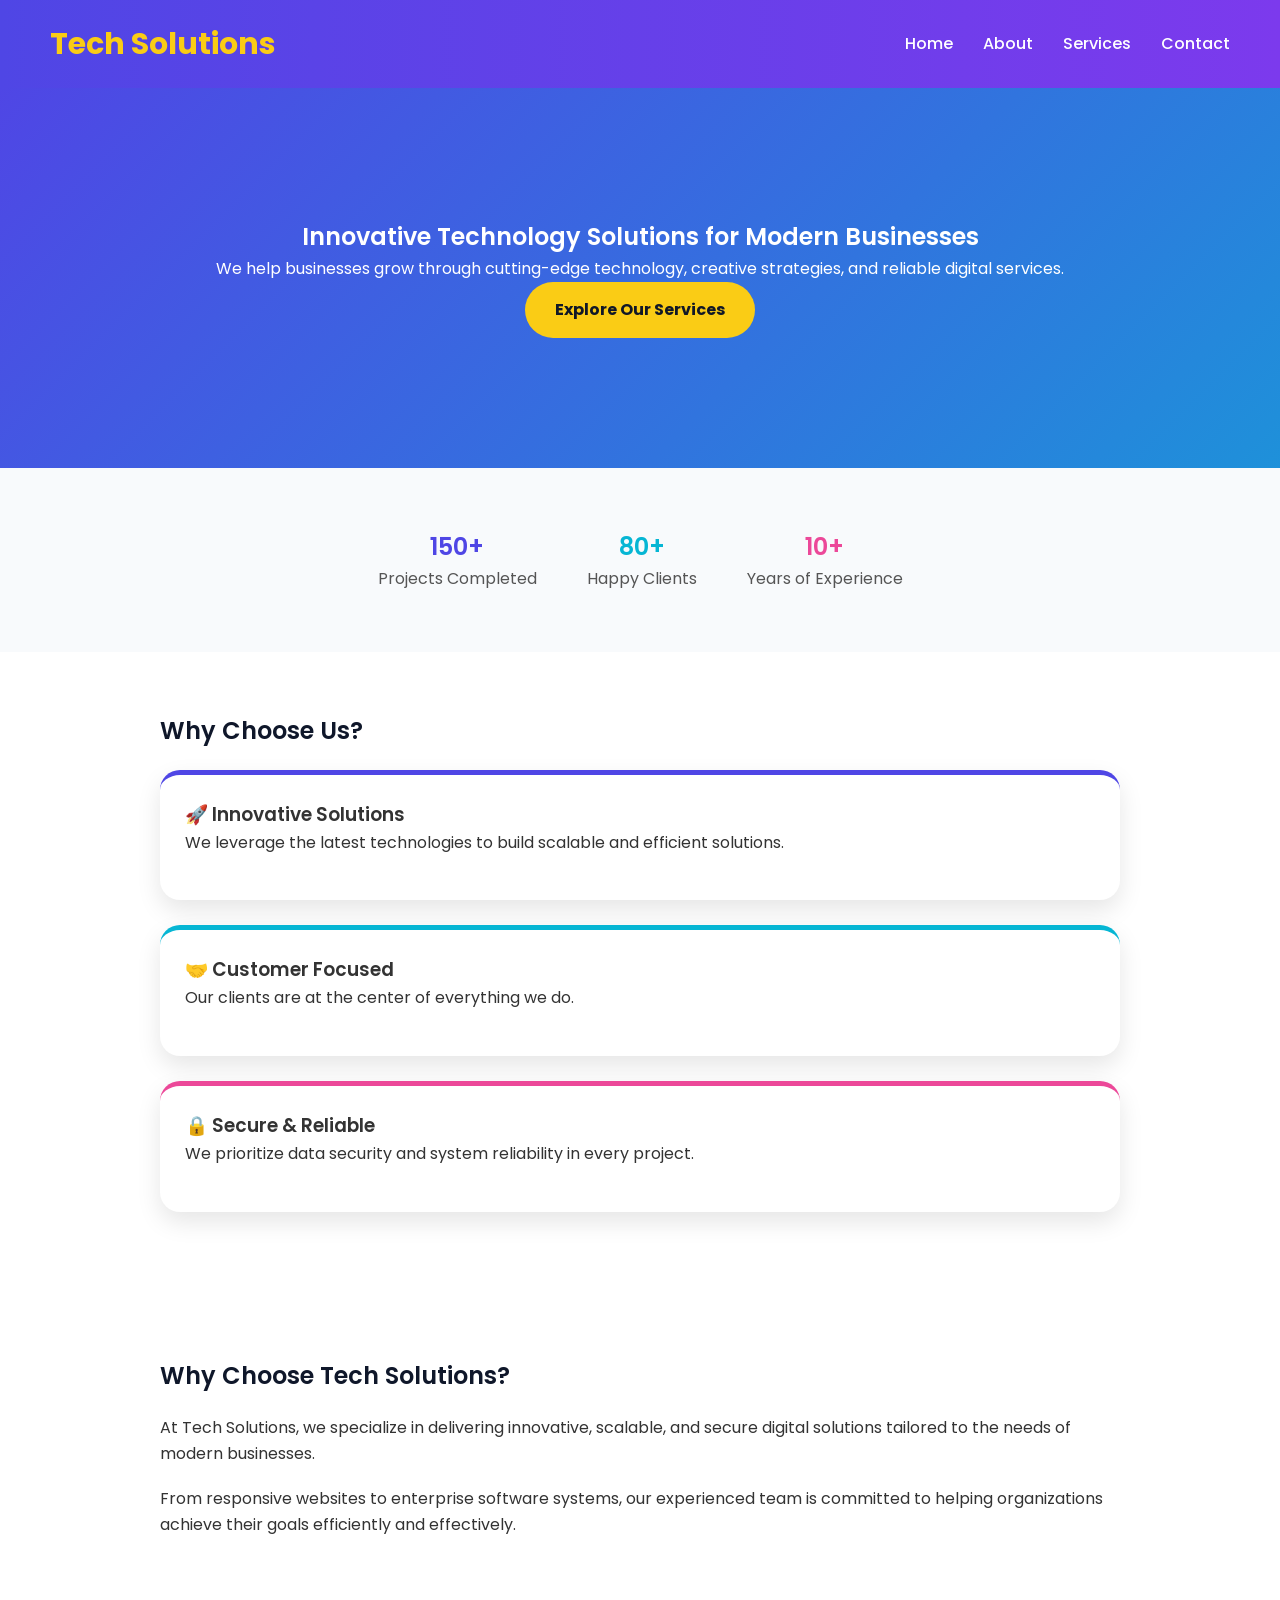
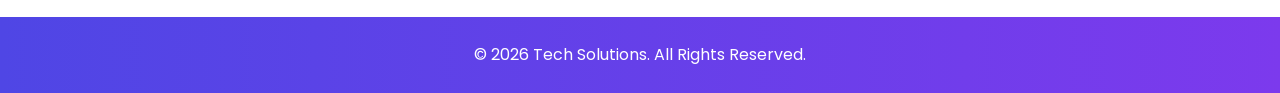
<file: index.html>
<!DOCTYPE html>
<html lang="en">
<head>
    <meta charset="UTF-8">
    <meta name="viewport" content="width=device-width, initial-scale=1.0">
    <title>Tech Solutions | Home</title>

    <link rel="preconnect" href="https://fonts.googleapis.com">
    <link rel="preconnect" href="https://fonts.gstatic.com" crossorigin>
    <link href="https://fonts.googleapis.com/css2?family=Poppins:wght@300;400;500;600;700&display=swap" rel="stylesheet">
   
    <link rel="stylesheet" href="style.css">
</head>
<body>

    <!-- Navigation -->
    <nav>
        <div class="logo">Tech Solutions</div>

        <div class="menu-icon" onclick="toggleMenu()">
            ☰
        </div>

        <ul>
            <li><a href="index.html">Home</a></li>
            <li><a href="about.html">About</a></li>
            <li><a href="services.html">Services</a></li>
            <li><a href="contact.html">Contact</a></li>
        </ul>
    </nav>

    <!-- Hero Section -->
    <section class="hero">
        <h1>Innovative Technology Solutions for Modern Businesses</h1>

        <p>
            We help businesses grow through cutting-edge technology,
            creative strategies, and reliable digital services.
        </p>

        <a href="services.html" class="btn">
            Explore Our Services
        </a>
    </section>

    <!-- Statistics Section -->
    <section class="stats">

        <div class="stat">
            <h2>150+</h2>
            <p>Projects Completed</p>
        </div>

        <div class="stat">
            <h2>80+</h2>
            <p>Happy Clients</p>
        </div>

        <div class="stat">
            <h2>10+</h2>
            <p>Years of Experience</p>
        </div>

    </section>


    <section class="content">
    <h1>Why Choose Us?</h1>

    <div class="service-card">
        <h3>🚀 Innovative Solutions</h3>
        <p>We leverage the latest technologies to build scalable and efficient solutions.</p>
    </div>

    <div class="service-card">
        <h3>🤝 Customer Focused</h3>
        <p>Our clients are at the center of everything we do.</p>
    </div>

    <div class="service-card">
        <h3>🔒 Secure & Reliable</h3>
        <p>We prioritize data security and system reliability in every project.</p>
    </div>
</section>

    <!-- Company Overview -->
    <section class="content">

        <h1>Why Choose Tech Solutions?</h1>

        <p>
            At Tech Solutions, we specialize in delivering innovative,
            scalable, and secure digital solutions tailored to the needs
            of modern businesses.
        </p>

        <p>
            From responsive websites to enterprise software systems,
            our experienced team is committed to helping organizations
            achieve their goals efficiently and effectively.
        </p>

    </section>

    <!-- Footer -->
    <footer>
        <p>&copy; 2026 Tech Solutions. All Rights Reserved.</p>
    </footer>

    <!-- Back to Top Button -->
    <button id="topBtn" onclick="scrollToTop()">
        ↑
    </button>

    <!-- JavaScript -->
    <script src="script.js"></script>

</body>
</html>
</file>
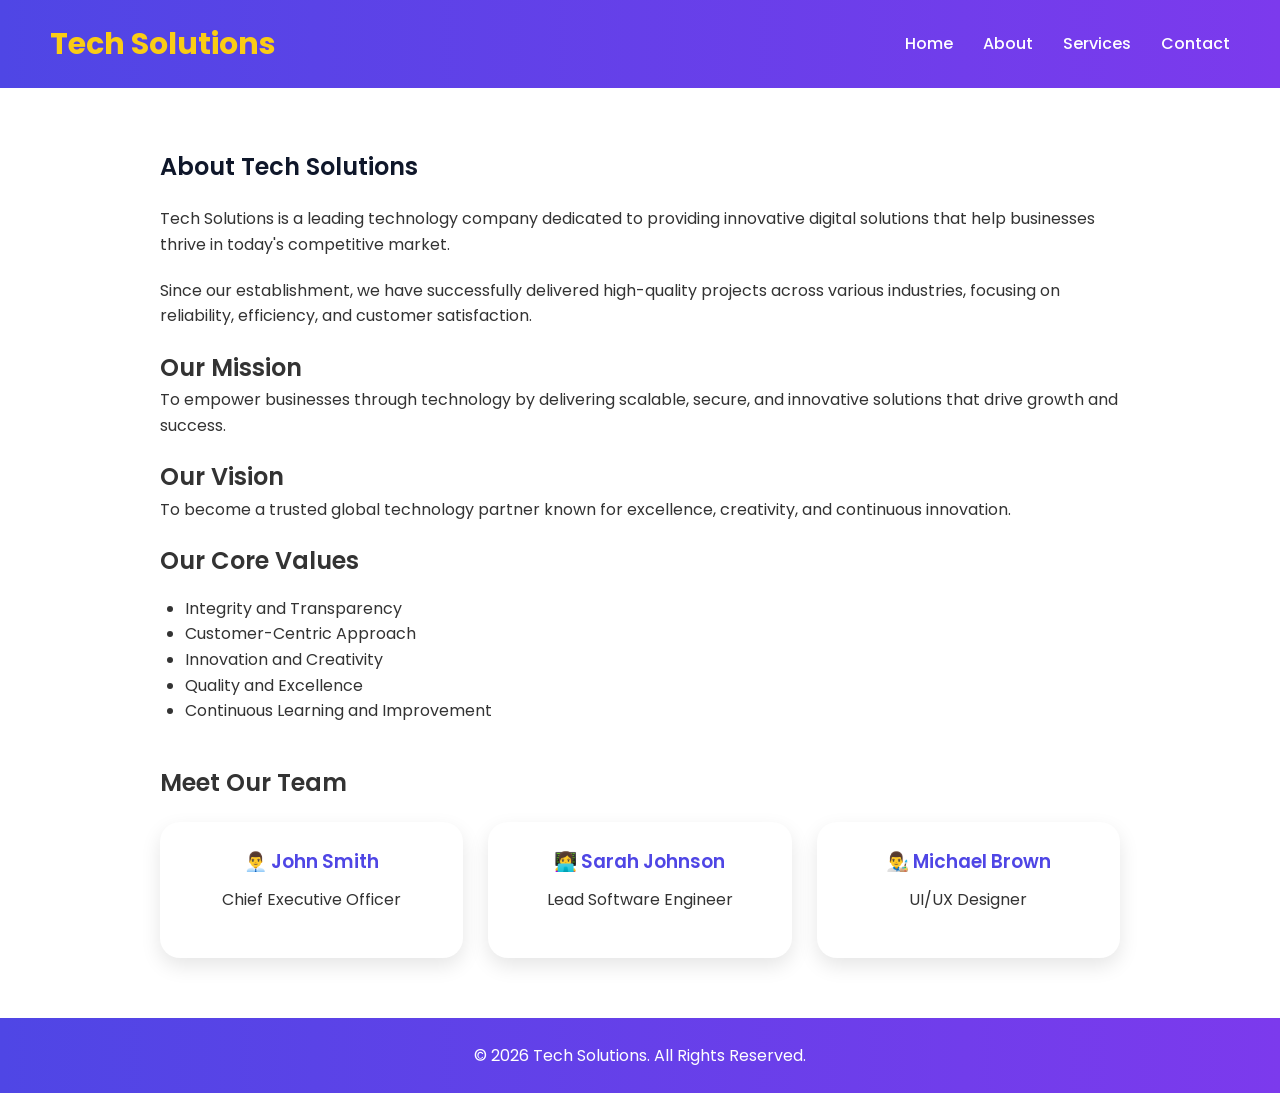
<file: about.html>
<!DOCTYPE html>
<html lang="en">
<head>
    <meta charset="UTF-8">
    <meta name="viewport" content="width=device-width, initial-scale=1.0">
    <title>Tech Solutions | About Us</title>

    
    <link rel="preconnect" href="https://fonts.googleapis.com">
    <link rel="preconnect" href="https://fonts.gstatic.com" crossorigin>
    <link href="https://fonts.googleapis.com/css2?family=Poppins:wght@300;400;500;600;700&display=swap" rel="stylesheet">
   
    <link rel="stylesheet" href="style.css">
</head>
<body>

    <!-- Navigation -->
    <nav>
        <div class="logo">Tech Solutions</div>

        <div class="menu-icon" onclick="toggleMenu()">
            ☰
        </div>

        <ul>
            <li><a href="index.html">Home</a></li>
            <li><a href="about.html">About</a></li>
            <li><a href="services.html">Services</a></li>
            <li><a href="contact.html">Contact</a></li>
        </ul>
    </nav>

    <!-- About Section -->
    <section class="content">

        <h1>About Tech Solutions</h1>

        <p>
            Tech Solutions is a leading technology company dedicated to
            providing innovative digital solutions that help businesses
            thrive in today's competitive market.
        </p>

        <p>
            Since our establishment, we have successfully delivered
            high-quality projects across various industries, focusing on
            reliability, efficiency, and customer satisfaction.
        </p>

        <h2>Our Mission</h2>

        <p>
            To empower businesses through technology by delivering
            scalable, secure, and innovative solutions that drive growth
            and success.
        </p>

        <h2>Our Vision</h2>

        <p>
            To become a trusted global technology partner known for
            excellence, creativity, and continuous innovation.
        </p>

        <h2>Our Core Values</h2>

        <ul style="margin-left: 25px; margin-top: 15px;">
            <li>Integrity and Transparency</li>
            <li>Customer-Centric Approach</li>
            <li>Innovation and Creativity</li>
            <li>Quality and Excellence</li>
            <li>Continuous Learning and Improvement</li>
        </ul>

        <h2 style="margin-top: 40px;">Meet Our Team</h2>

        <div class="team-container">

            <div class="team-card">
                 <h3>👨‍💼 John Smith</h3>
                <p>Chief Executive Officer</p>
            </div>

            <div class="team-card">
                 <h3>👩‍💻 Sarah Johnson</h3>
                 <p>Lead Software Engineer</p>
            </div>

            <div class="team-card">
                  <h3>👨‍🎨 Michael Brown</h3>
                  <p>UI/UX Designer</p>
            </div>

        </div>

    </section>

    <!-- Footer -->
    <footer>
        <p>&copy; 2026 Tech Solutions. All Rights Reserved.</p>
    </footer>

    <!-- Back to Top Button -->
    <button id="topBtn" onclick="scrollToTop()">
        ↑
    </button>

    <!-- JavaScript -->
    <script src="script.js"></script>

</body>
</html>
</file>
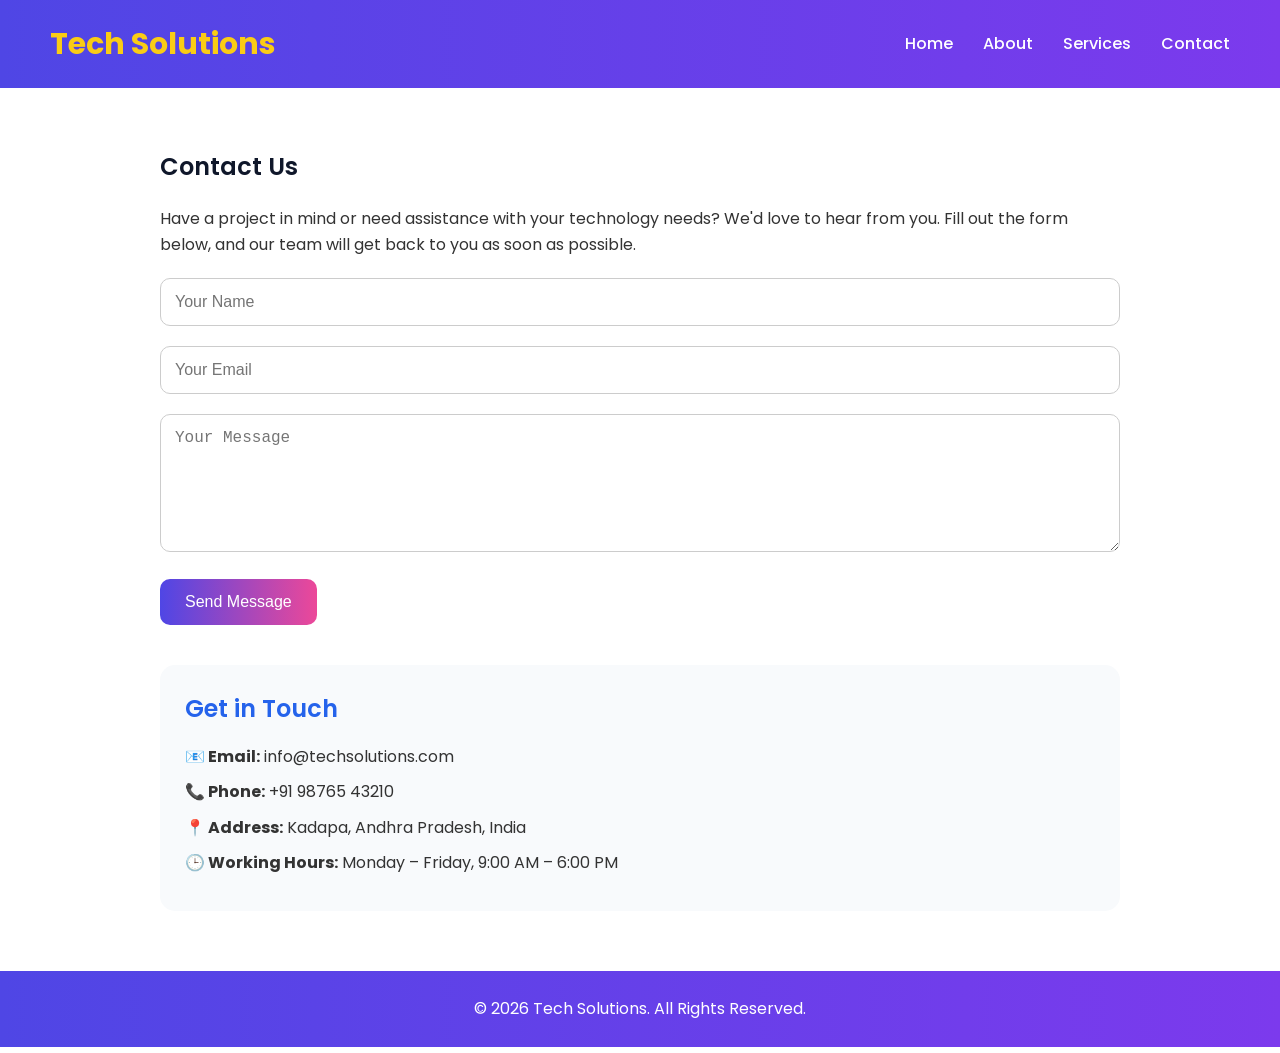
<file: contact.html>
<!DOCTYPE html>
<html lang="en">
<head>
    <meta charset="UTF-8">
    <meta name="viewport" content="width=device-width, initial-scale=1.0">
    <title>Tech Solutions | Contact</title>

    
    <link rel="preconnect" href="https://fonts.googleapis.com">
    <link rel="preconnect" href="https://fonts.gstatic.com" crossorigin>
    <link href="https://fonts.googleapis.com/css2?family=Poppins:wght@300;400;500;600;700&display=swap" rel="stylesheet">
    
    <link rel="stylesheet" href="style.css">
</head>
<body>

    <!-- Navigation -->
    <nav>
        <div class="logo">Tech Solutions</div>

        <div class="menu-icon" onclick="toggleMenu()">
            ☰
        </div>

        <ul>
            <li><a href="index.html">Home</a></li>
            <li><a href="about.html">About</a></li>
            <li><a href="services.html">Services</a></li>
            <li><a href="contact.html">Contact</a></li>
        </ul>
    </nav>

    <!-- Contact Section -->
    <section class="content">

        <h1>Contact Us</h1>

        <p>
            Have a project in mind or need assistance with your technology needs?
            We'd love to hear from you. Fill out the form below, and our team
            will get back to you as soon as possible.
        </p>

        <!-- Contact Form -->
        <form id="contactForm" onsubmit="validateForm(event)">

            <input
                type="text"
                id="name"
                placeholder="Your Name"
            >

            <input
                type="email"
                id="email"
                placeholder="Your Email"
            >

            <textarea
                id="message"
                rows="6"
                placeholder="Your Message"
            ></textarea>

            <button type="submit">
                Send Message
            </button>

        </form>

        <!-- Contact Information -->
        <div class="contact-info">

            <h2>Get in Touch</h2>

            <p><strong>📧 Email:</strong> info@techsolutions.com</p>

            <p><strong>📞 Phone:</strong> +91 98765 43210</p>

            <p><strong>📍 Address:</strong> Kadapa, Andhra Pradesh, India</p>

            <p><strong>🕒 Working Hours:</strong> Monday – Friday, 9:00 AM – 6:00 PM</p>

        </div>

    </section>

    <!-- Footer -->
    <footer>
        <p>&copy; 2026 Tech Solutions. All Rights Reserved.</p>
    </footer>

    <!-- Back to Top Button -->
    <button id="topBtn" onclick="scrollToTop()">
        ↑
    </button>

    <!-- JavaScript -->
    <script src="script.js"></script>

</body>
</html>
</file>
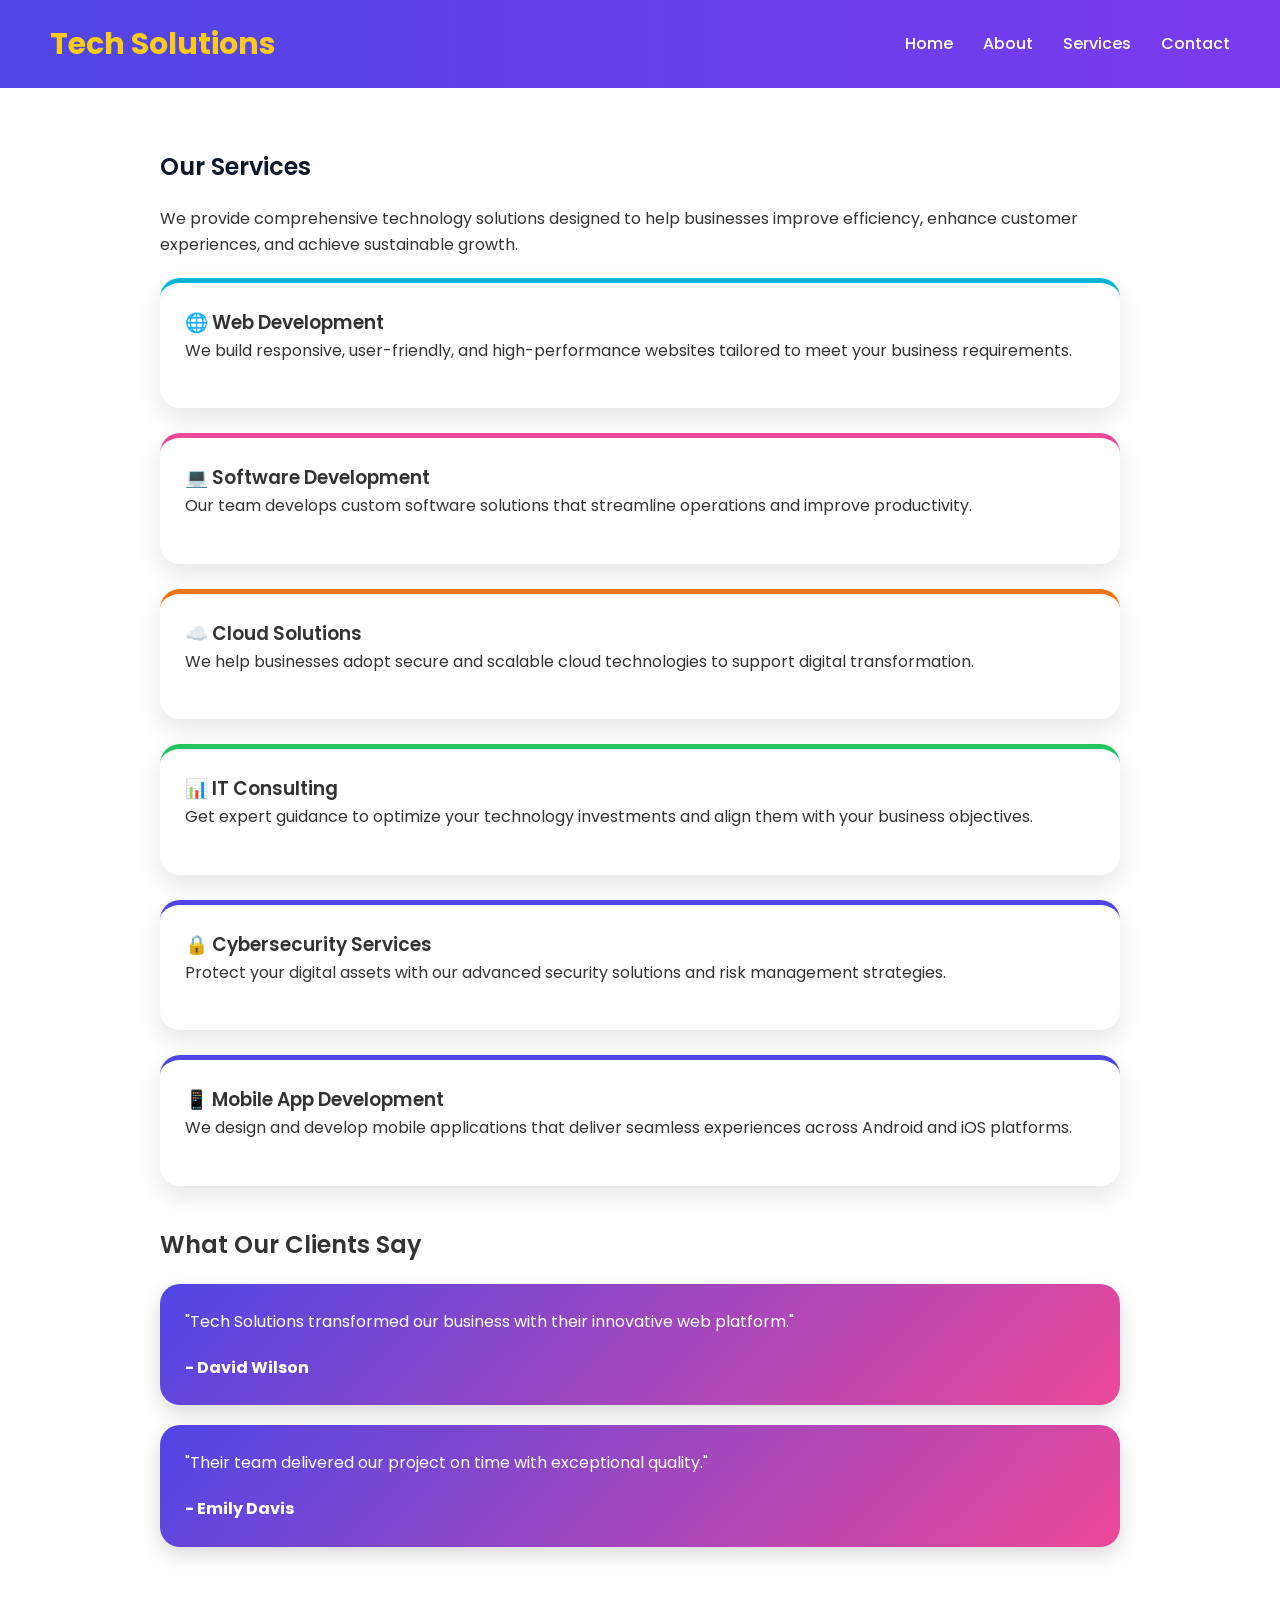
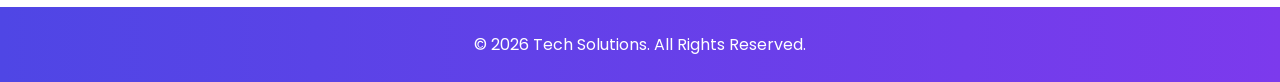
<file: services.html>
<!DOCTYPE html>
<html lang="en">
<head>
    <meta charset="UTF-8">
    <meta name="viewport" content="width=device-width, initial-scale=1.0">
    <title>Tech Solutions | Services</title>

    
    <link rel="preconnect" href="https://fonts.googleapis.com">
    <link rel="preconnect" href="https://fonts.gstatic.com" crossorigin>
    <link href="https://fonts.googleapis.com/css2?family=Poppins:wght@300;400;500;600;700&display=swap" rel="stylesheet">
   
    <link rel="stylesheet" href="style.css">
</head>
<body>

    <!-- Navigation -->
    <nav>
        <div class="logo">Tech Solutions</div>

        <div class="menu-icon" onclick="toggleMenu()">
            ☰
        </div>

        <ul>
            <li><a href="index.html">Home</a></li>
            <li><a href="about.html">About</a></li>
            <li><a href="services.html">Services</a></li>
            <li><a href="contact.html">Contact</a></li>
        </ul>
    </nav>

    <!-- Services Section -->
    <section class="content">

        <h1>Our Services</h1>

        <p>
            We provide comprehensive technology solutions designed to help
            businesses improve efficiency, enhance customer experiences,
            and achieve sustainable growth.
        </p>

        <div class="service-card">
            <h3>🌐 Web Development</h3>
            <p>
                We build responsive, user-friendly, and high-performance
                websites tailored to meet your business requirements.
            </p>
        </div>

        <div class="service-card">
            <h3>💻 Software Development</h3>
            <p>
                Our team develops custom software solutions that streamline
                operations and improve productivity.
            </p>
        </div>

        <div class="service-card">
            <h3>☁️ Cloud Solutions</h3>
            <p>
                We help businesses adopt secure and scalable cloud
                technologies to support digital transformation.
            </p>
        </div>

        <div class="service-card">
            <h3>📊 IT Consulting</h3>
            <p>
                Get expert guidance to optimize your technology investments
                and align them with your business objectives.
            </p>
        </div>

        <div class="service-card">
            <h3>🔒 Cybersecurity Services</h3>
            <p>
                Protect your digital assets with our advanced security
                solutions and risk management strategies.
            </p>
        </div>

        <div class="service-card">
            <h3>📱 Mobile App Development</h3>
            <p>
                We design and develop mobile applications that deliver
                seamless experiences across Android and iOS platforms.
            </p>
        </div>

        <h2 style="margin-top: 40px;">What Our Clients Say</h2>

        <div class="testimonial-card">
            <p>
               "Tech Solutions transformed our business with their innovative web platform."
             </p>

            <h4>- David Wilson</h4>
        </div>

        <div class="testimonial-card">
            <p>
                "Their team delivered our project on time with exceptional quality."
            </p>

             <h4>- Emily Davis</h4>
        </div>

    </section>

    <!-- Footer -->
    <footer>
        <p>&copy; 2026 Tech Solutions. All Rights Reserved.</p>
    </footer>

    <!-- Back to Top Button -->
    <button id="topBtn" onclick="scrollToTop()">
        ↑
    </button>

    <!-- JavaScript -->
    <script src="script.js"></script>

</body>
</html>
</file>
<file: style.css>
/* Reset */
* {
    margin: 0;
    padding: 0;
    box-sizing: border-box;
}

/* Body */
body {
    font-family: 'Poppins', sans-serif;
    line-height: 1.6;
    color: #333;
}

h1, h2, h3 {
    font-weight: 600;
}

p {
    font-weight: 400;
}

/* Navigation */
nav {
    background: linear-gradient(90deg, #4f46e5, #7c3aed);
    color: white;
    display: flex;
    justify-content: space-between;
    align-items: center;
    padding: 20px 50px;
    position: sticky;
    top: 0;
    z-index: 1000;
}

.logo {
    font-size: 30px;
    font-weight: bold;
    color: #facc15;
}

nav ul {
    list-style: none;
    display: flex;
    gap: 30px;
}

nav ul li a {
    color: white;
    text-decoration: none;
    font-weight: 500;
    transition: 0.3s;
}

nav ul li a:hover {
    color: #38bdf8;
}

/* Hamburger Menu */
.menu-icon {
    display: none;
    font-size: 28px;
    cursor: pointer;
}

/* Hero Section */
.hero {
    background: linear-gradient(
        135deg,
        #4f46e5,
        #06b6d4,
        #ec4899
    );

    background-size: 300% 300%;

    color: white;
    text-align: center;
    padding: 130px 20px;

    animation: gradientMove 8s ease infinite;
}

@keyframes gradientMove {
    0% {
        background-position: 0% 50%;
    }

    50% {
        background-position: 100% 50%;
    }

    100% {
        background-position: 0% 50%;
    }
}

.btn {
    display: inline-block;
    padding: 15px 30px;

    background: #facc15;
    color: #111827;

    text-decoration: none;
    border-radius: 30px;

    font-weight: bold;

    transition: 0.3s;
}

.btn:hover {
    transform: translateY(-4px);
    background: #fde047;
}

/* Statistics Section */
.stats {
    display: flex;
    justify-content: center;
    gap: 50px;
    padding: 60px 20px;
    background: #f8fafc;
}

.stat {
    text-align: center;
}

.stat:nth-child(1) h2 {
    color: #4f46e5;
}

.stat:nth-child(2) h2 {
    color: #06b6d4;
}

.stat:nth-child(3) h2 {
    color: #ec4899;
}

.stat p {
    color: #555;
}

/* Content */
.content {
    max-width: 1000px;
    margin: auto;
    padding: 60px 20px;
}

.content h1 {
    margin-bottom: 20px;
    color: #0f172a;
}

.content p {
    margin-bottom: 20px;
}

/* Service Cards */
.service-card {
    background: white;

    padding: 25px;

    margin-bottom: 25px;

    border-radius: 20px;

    box-shadow: 0 10px 25px rgba(0, 0, 0, 0.1);

    transition: 0.3s;

    border-top: 5px solid #4f46e5;
}

.service-card:hover {
    transform: translateY(-8px);
}

.service-card:nth-child(3) {
    border-top-color: #06b6d4;
}

.service-card:nth-child(4) {
    border-top-color: #ec4899;
}

.service-card:nth-child(5) {
    border-top-color: #f97316;
}

.service-card:nth-child(6) {
    border-top-color: #22c55e;
}

/* Contact Form */
form input,
form textarea {
    width: 100%;
    padding: 14px;
    margin-bottom: 20px;
    border: 1px solid #ccc;
    border-radius: 10px;
    font-size: 16px;
}

form button {
    background: linear-gradient(
        90deg,
        #4f46e5,
        #ec4899
    );

    color: white;

    border: none;

    padding: 14px 25px;

    border-radius: 10px;

    cursor: pointer;

    font-size: 16px;
}

form button:hover {
    opacity: 0.9;
}
/* Contact Information */
.contact-info {
    margin-top: 40px;
    background: #f8fafc;
    padding: 25px;
    border-radius: 15px;
}

.contact-info h2 {
    margin-bottom: 15px;
    color: #2563eb;
}

.contact-info p {
    margin-bottom: 10px;
}

/* Back to Top Button */
#topBtn {
    display: none;
    position: fixed;
    bottom: 20px;
    right: 20px;
    width: 50px;
    height: 50px;
    border: none;
    border-radius: 50%;
    background: #2563eb;
    color: white;
    font-size: 22px;
    cursor: pointer;
}

#topBtn:hover {
    background: #1d4ed8;
}

/* Footer */
footer {
    background: linear-gradient(
        90deg,
        #4f46e5,
        #7c3aed
    );

    color: white;

    text-align: center;

    padding: 25px;
}

/* Responsive Design */
@media (max-width: 768px) {

    nav {
        flex-wrap: wrap;
        padding: 20px;
    }

    .menu-icon {
        display: block;
    }

    nav ul {
        display: none;
        flex-direction: column;
        width: 100%;
        margin-top: 15px;
        text-align: center;
    }

    nav ul.show {
        display: flex;
    }

    .hero h1 {
        font-size: 36px;
    }

    .hero p {
        font-size: 18px;
    }

    .stats {
        flex-direction: column;
        gap: 30px;
    }
}

/* Team Section */
.team-container {
    display: flex;
    gap: 25px;
    flex-wrap: wrap;
    margin-top: 20px;
}

.team-card {
    flex: 1;
    min-width: 220px;
    background: white;
    padding: 25px;
    border-radius: 20px;
    text-align: center;
    box-shadow: 0 8px 20px rgba(0,0,0,0.1);
    transition: 0.3s;
}

.team-card:hover {
    transform: translateY(-8px);
}

.team-card h3 {
    color: #4f46e5;
    margin-bottom: 10px;
}

/* Testimonials */
.testimonial-card {
    background: linear-gradient(135deg, #4f46e5, #ec4899);
    color: white;
    padding: 25px;
    border-radius: 20px;
    margin-top: 20px;
    box-shadow: 0 8px 20px rgba(0,0,0,0.15);
}

.testimonial-card h4 {
    margin-top: 15px;
}

/* Mobile */
@media (max-width: 768px) {

    .team-container {
        flex-direction: column;
    }

}
</file>
